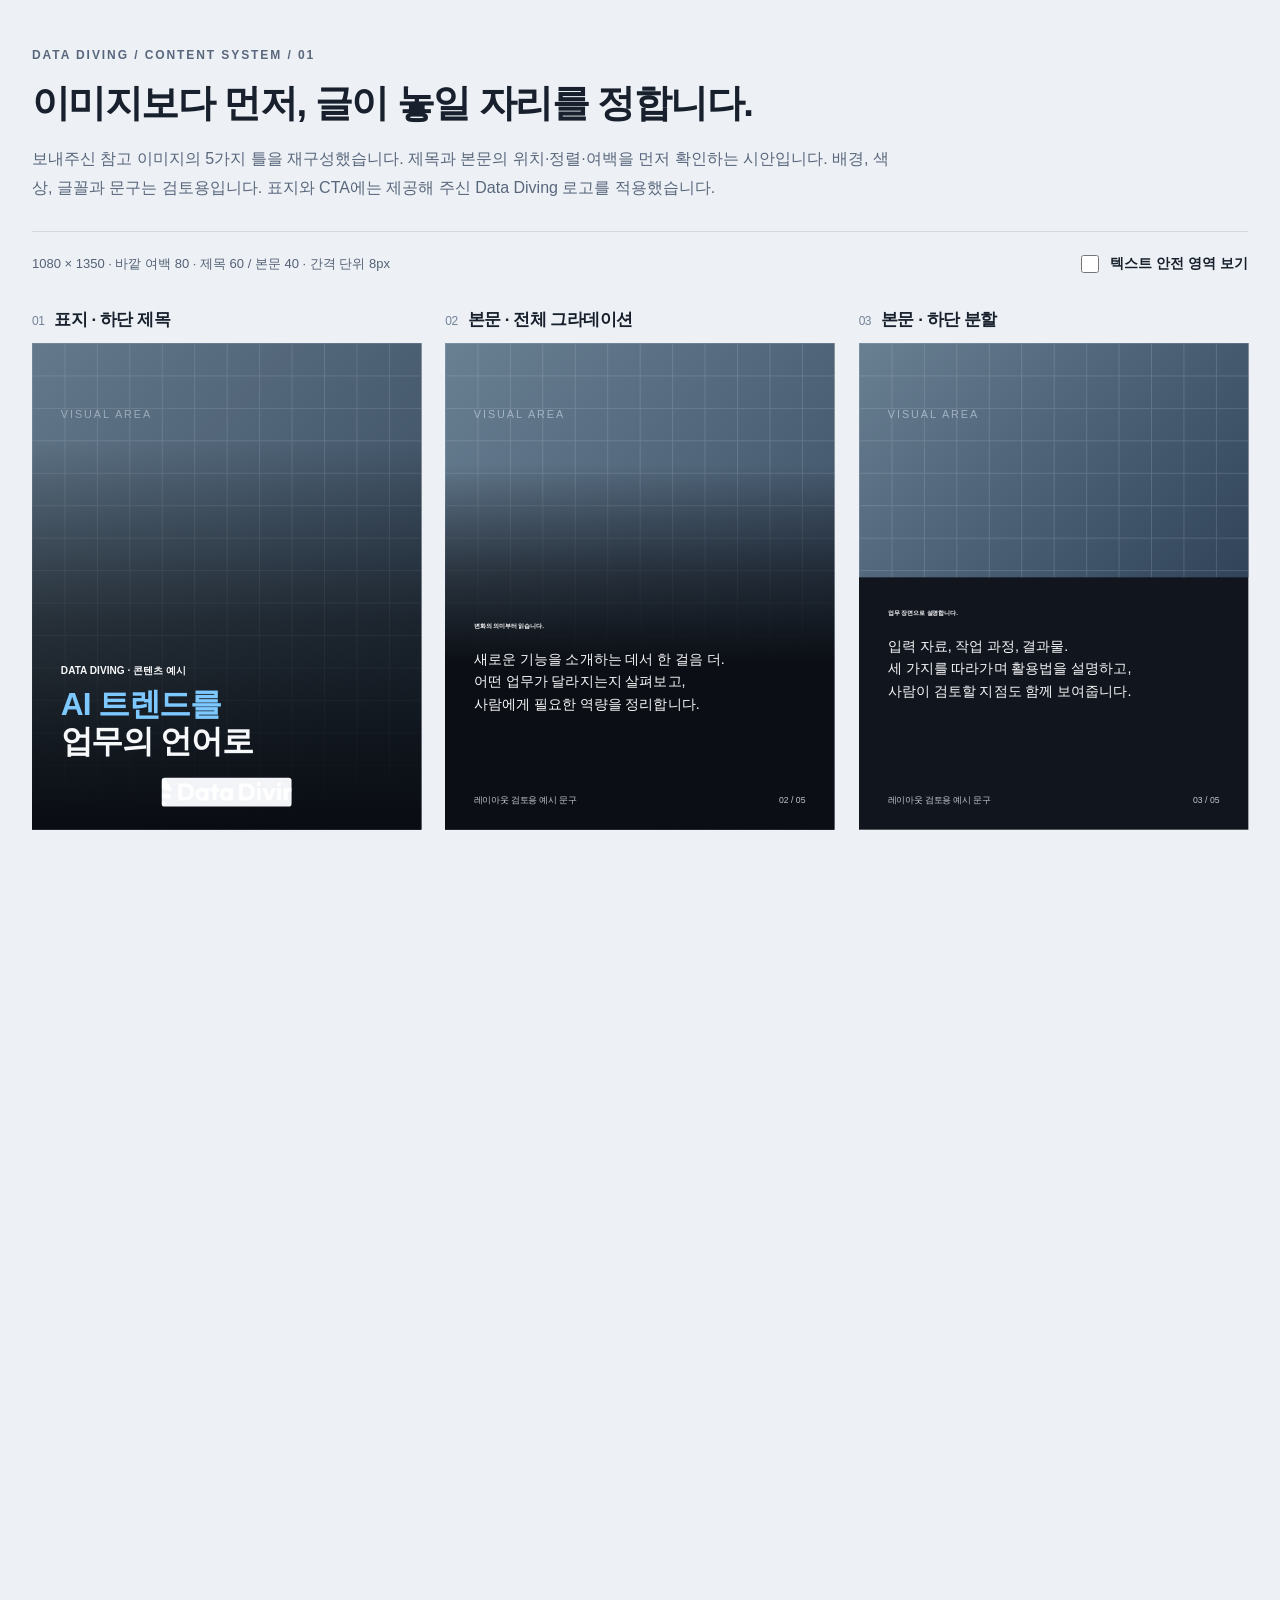
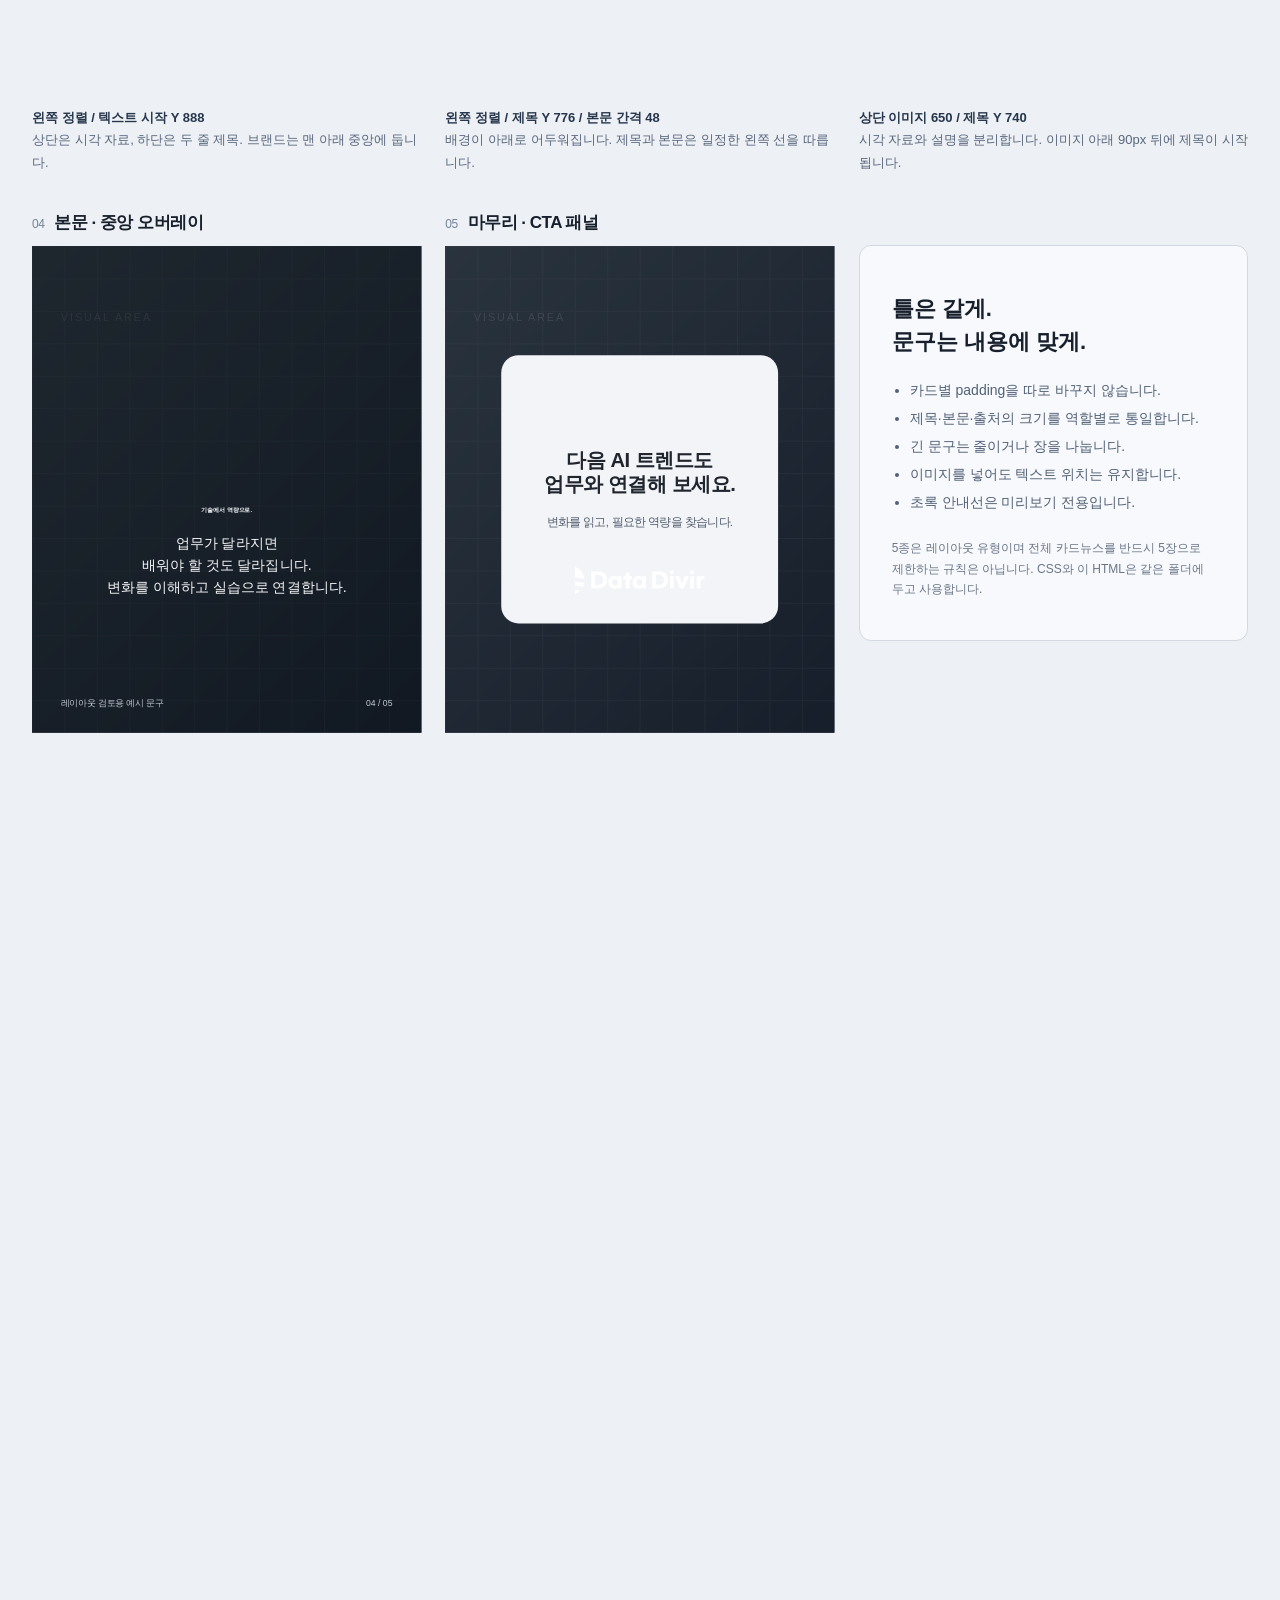
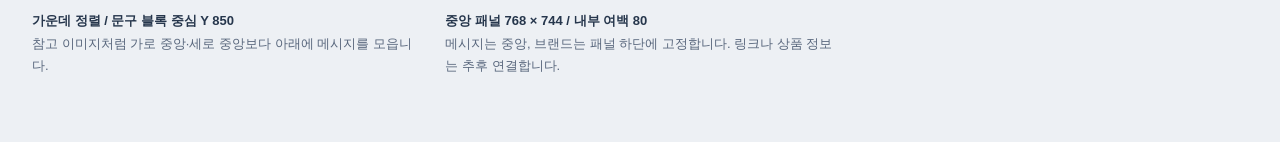
<file: style/layout-preview.html>
<!doctype html>
<html lang="ko">
<head>
  <meta charset="utf-8">
  <meta name="viewport" content="width=device-width, initial-scale=1">
  <title>휴마인 카드뉴스 · 텍스트 레이아웃 5종</title>
  <link rel="stylesheet" href="cardnews.css">
  <style>
    * { box-sizing: border-box; }
    body { margin: 0; background: #edf0f4; color: #17202c; font-family: "Apple SD Gothic Neo", "Malgun Gothic", sans-serif; }
    .page { max-width: 1560px; margin: auto; padding: 48px 32px 64px; }
    .eyebrow { margin: 0 0 16px; color: #59677d; font-size: 12px; letter-spacing: .16em; font-weight: 700; }
    h1 { font-size: clamp(24px,3vw,40px); letter-spacing: -.04em; margin: 0 0 16px; }
    .intro { max-width: 860px; font-size: 16px; line-height: 1.8; color: #59677d; margin: 0; }
    .toolbar { display: flex; flex-wrap: wrap; justify-content: space-between; align-items: center; gap: 16px; margin: 28px 0 32px; border-top: 1px solid #d3d9e2; padding-top: 20px; }
    .specs { font-size: 13px; color: #546176; }
    .toggle { display: flex; align-items: center; gap: 8px; font-size: 14px; font-weight: 650; cursor: pointer; }
    .toggle input { accent-color: #183a68; width: 18px; height: 18px; }
    .grid { display: grid; grid-template-columns: repeat(3,minmax(0,1fr)); gap: 36px 24px; }
    .tile { min-width: 0; }
    .tile h2 { font-size: 17px; margin: 0 0 12px; letter-spacing: -.03em; }
    .tile h2 b { font-size: 12px; margin-right: 10px; color: #738298; font-weight: 500; }
    .frame { width: 100%; aspect-ratio: 4/5; position: relative; }
    .frame .humine-card { transform: scale(var(--preview-scale, .3)); transform-origin: top left; }
    .note { margin: 14px 0 0; font-size: 13px; line-height: 1.75; color: #59677d; }
    .note strong { color: #26364c; font-weight: 600; }
    .card-media { background: #526477; }
    .wireframe { background: linear-gradient(135deg,#697f92,#304359); }
    .wireframe::before { content: ""; position: absolute; inset: 0; opacity: .16; background-image: linear-gradient(#d7e5f6 2px,transparent 2px),linear-gradient(90deg,#d7e5f6 2px,transparent 2px); background-size: 90px 90px; }
    .wireframe::after { content: "VISUAL AREA"; position: absolute; top: 180px; left: 80px; font-size: 30px; letter-spacing: .18em; color: #c0cfdf; opacity: .7; font-weight: 500; }
    .summary { padding: 28px 32px; border: 1px solid #d3d9e2; border-radius: 12px; background: #f7f9fc; align-self: start; margin-top: 34px; }
    .summary h2 { font-size: 22px; line-height: 1.5; }
    .summary ul { padding-left: 18px; font-size: 14px; line-height: 2; color: #526176; }
    .status { margin-top: 22px; font-size: 12px; line-height: 1.7; color: #6a7687; }
    @media(max-width: 1000px) { .grid { grid-template-columns: repeat(2,minmax(0,1fr)); } }
    @media(max-width: 620px) { .page { padding: 30px 20px; } .grid { grid-template-columns: 1fr; } .summary { margin-top: 0; } }
  </style>
</head>
<body>
<main class="page">
  <p class="eyebrow">DATA DIVING / CONTENT SYSTEM / 01</p>
  <h1>이미지보다 먼저, 글이 놓일 자리를 정합니다.</h1>
  <p class="intro">보내주신 참고 이미지의 5가지 틀을 재구성했습니다. 제목과 본문의 위치·정렬·여백을 먼저 확인하는 시안입니다. 배경, 색상, 글꼴과 문구는 검토용입니다. 표지와 CTA에는 제공해 주신 Data Diving 로고를 적용했습니다.</p>
  <div class="toolbar">
    <div class="specs">1080 × 1350 · 바깥 여백 80 · 제목 60 / 본문 40 · 간격 단위 8px</div>
    <label class="toggle"><input type="checkbox" id="guides">텍스트 안전 영역 보기</label>
  </div>
  <section class="grid" aria-label="카드뉴스 레이아웃 다섯 종류">
    <section class="tile">
      <h2><b>01</b>표지 · 하단 제목</h2>
      <div class="frame"><article class="humine-card card--cover" aria-label="표지 레이아웃">
        <div class="card-media wireframe"></div><div class="card-shade"></div>
        <header class="card-copy"><p class="card-kicker">DATA DIVING · 콘텐츠 예시</p><h1 class="card-title"><em>AI 트렌드를</em><br>업무의 언어로</h1></header>
        <footer class="card-footer"><div class="brand-logo"><img src="assets/datadiving-logo.png" alt="Data Diving"></div></footer>
        <div class="layout-guides"><span class="guide-label">LEFT 80 / RIGHT 80</span></div>
      </article></div>
      <p class="note"><strong>왼쪽 정렬 / 텍스트 시작 Y 888</strong><br>상단은 시각 자료, 하단은 두 줄 제목. 브랜드는 맨 아래 중앙에 둡니다.</p>
    </section>
    <section class="tile">
      <h2><b>02</b>본문 · 전체 그라데이션</h2>
      <div class="frame"><article class="humine-card card--gradient" aria-label="전체 그라데이션 레이아웃">
        <div class="card-media wireframe"></div><div class="card-shade"></div>
        <section class="card-copy"><h2 class="card-title">변화의 의미부터 읽습니다.</h2><p class="card-body">새로운 기능을 소개하는 데서 한 걸음 더.<br>어떤 업무가 달라지는지 살펴보고,<br>사람에게 필요한 역량을 정리합니다.</p></section>
        <footer class="card-footer"><span>레이아웃 검토용 예시 문구</span><span>02 / 05</span></footer>
        <div class="layout-guides"><span class="guide-label">LEFT 80 / RIGHT 80</span></div>
      </article></div>
      <p class="note"><strong>왼쪽 정렬 / 제목 Y 776 / 본문 간격 48</strong><br>배경이 아래로 어두워집니다. 제목과 본문은 일정한 왼쪽 선을 따릅니다.</p>
    </section>
    <section class="tile">
      <h2><b>03</b>본문 · 하단 분할</h2>
      <div class="frame"><article class="humine-card card--split" aria-label="하단 분할 레이아웃">
        <div class="card-media wireframe"></div><div class="card-shade"></div>
        <section class="card-copy"><h2 class="card-title">업무 장면으로 설명합니다.</h2><p class="card-body">입력 자료, 작업 과정, 결과물.<br>세 가지를 따라가며 활용법을 설명하고,<br>사람이 검토할 지점도 함께 보여줍니다.</p></section>
        <footer class="card-footer"><span>레이아웃 검토용 예시 문구</span><span>03 / 05</span></footer>
        <div class="layout-guides"><span class="guide-label">LEFT 80 / RIGHT 80</span></div>
      </article></div>
      <p class="note"><strong>상단 이미지 650 / 제목 Y 740</strong><br>시각 자료와 설명을 분리합니다. 이미지 아래 90px 뒤에 제목이 시작됩니다.</p>
    </section>
    <section class="tile">
      <h2><b>04</b>본문 · 중앙 오버레이</h2>
      <div class="frame"><article class="humine-card card--overlay" aria-label="중앙 오버레이 레이아웃">
        <div class="card-media wireframe"></div><div class="card-shade"></div>
        <section class="card-copy"><h2 class="card-title">기술에서 역량으로.</h2><p class="card-body">업무가 달라지면<br>배워야 할 것도 달라집니다.<br>변화를 이해하고 실습으로 연결합니다.</p></section>
        <footer class="card-footer"><span>레이아웃 검토용 예시 문구</span><span>04 / 05</span></footer>
        <div class="layout-guides"><span class="guide-label">CENTER X 540 / BLOCK CENTER Y 850</span></div>
      </article></div>
      <p class="note"><strong>가운데 정렬 / 문구 블록 중심 Y 850</strong><br>참고 이미지처럼 가로 중앙·세로 중앙보다 아래에 메시지를 모읍니다.</p>
    </section>
    <section class="tile">
      <h2><b>05</b>마무리 · CTA 패널</h2>
      <div class="frame"><article class="humine-card card--cta" aria-label="CTA 레이아웃">
        <div class="card-media wireframe"></div><div class="card-shade"></div>
        <section class="cta-panel"><h2 class="card-title">다음 AI 트렌드도<br>업무와 연결해 보세요.</h2><p class="card-body">변화를 읽고, 필요한 역량을 찾습니다.</p><div class="cta-brand brand-logo"><img src="assets/datadiving-logo.png" alt="Data Diving"></div></section>
        <div class="layout-guides"><span class="guide-label">PANEL 768 × 744 / CENTER</span></div>
      </article></div>
      <p class="note"><strong>중앙 패널 768 × 744 / 내부 여백 80</strong><br>메시지는 중앙, 브랜드는 패널 하단에 고정합니다. 링크나 상품 정보는 추후 연결합니다.</p>
    </section>
    <aside class="summary">
      <h2>틀은 같게.<br>문구는 내용에 맞게.</h2>
      <ul><li>카드별 padding을 따로 바꾸지 않습니다.</li><li>제목·본문·출처의 크기를 역할별로 통일합니다.</li><li>긴 문구는 줄이거나 장을 나눕니다.</li><li>이미지를 넣어도 텍스트 위치는 유지합니다.</li><li>초록 안내선은 미리보기 전용입니다.</li></ul>
      <p class="status">5종은 레이아웃 유형이며 전체 카드뉴스를 반드시 5장으로 제한하는 규칙은 아닙니다. CSS와 이 HTML은 같은 폴더에 두고 사용합니다.</p>
    </aside>
  </section>
</main>
<script>
  const frames = document.querySelectorAll('.frame');
  const resize = new ResizeObserver(entries => entries.forEach(({target,contentRect}) => target.style.setProperty('--preview-scale', contentRect.width / 1080)));
  frames.forEach(frame => resize.observe(frame));
  document.getElementById('guides').addEventListener('change', e => document.body.classList.toggle('show-guides', e.target.checked));
</script>
</body>
</html>
</file>
<file: style/cardnews.css>
/* Humine card layout v0.1 — reference-based working draft, not final brand rules. */
:root {
  --card-width: 1080px;
  --card-height: 1350px;
  --space-1: 8px;
  --space-2: 16px;
  --space-3: 24px;
  --space-4: 32px;
  --space-5: 48px;
  --space-6: 64px;
  --space-7: 80px;
  --space-8: 96px;
  --card-padding: var(--space-7);
  --copy-width: calc(var(--card-width) - var(--card-padding) * 2);
  --font-family: "Apple SD Gothic Neo", "Malgun Gothic", "Noto Sans KR", sans-serif;
  --title-size: 60px;
  --cover-title-size: 88px;
  --body-size: 40px;
  --cta-title-size: 56px;
  --cta-body-size: 32px;
  --cover-title-line-height: 1.16;
  --label-size: 28px;
  --source-size: 24px;
  --title-line-height: 1.22;
  --body-line-height: 1.55;
  --text-color: #f7f8fa;
  --muted-color: #c2c8d1;
  --surface-color: #11151d;
  --accent-color: #7dc9ff;
  --radius-card: 48px;
  --cover-copy-top: 888px;
  --gradient-copy-top: 776px;
  --split-media-height: 650px;
  --split-copy-top: 740px;
  --overlay-copy-center: 850px;
  --cta-panel-width: 768px;
  --cta-panel-height: 744px;
  --brand-logo-width: 360px;
  --brand-logo-height: 80px;
  --footer-bottom: 64px;
  --content-bottom: 1160px;
}

.humine-card, .humine-card *, .humine-card *::before, .humine-card *::after {
  box-sizing: border-box;
}
.humine-card {
  position: relative;
  isolation: isolate;
  width: var(--card-width);
  height: var(--card-height);
  flex: none;
  background: var(--surface-color);
  color: var(--text-color);
  font-family: var(--font-family);
  -webkit-font-smoothing: antialiased;
}
.humine-card :where(h1,h2,p,figure) { margin: 0; }
.humine-card img { display: block; width: 100%; height: 100%; object-fit: cover; }
.card-media { position: absolute; inset: 0; z-index: -2; }
.card-shade { position: absolute; inset: 0; z-index: -1; }
.card-copy { position: absolute; left: var(--card-padding); width: var(--copy-width); }
.card-kicker { margin-bottom: var(--space-3) !important; font-size: var(--label-size); line-height: 1.4; font-weight: 600; }
.card-title { font-size: var(--title-size); line-height: var(--title-line-height); font-weight: 800; letter-spacing: -.035em; word-break: keep-all; overflow-wrap: break-word; }
.card-title em { color: var(--accent-color); font-style: normal; }
.card-body { margin-top: var(--space-5) !important; font-size: var(--body-size); line-height: var(--body-line-height); font-weight: 500; letter-spacing: -.025em; word-break: keep-all; overflow-wrap: break-word; }
.card-footer { position: absolute; left: var(--card-padding); right: var(--card-padding); bottom: var(--footer-bottom); display: flex; justify-content: space-between; align-items: end; gap: var(--space-4); font-size: var(--source-size); line-height: 1.4; color: var(--muted-color); }
.card-footer span:first-child { max-width: 780px; }
.card-brand { font-weight: 800; letter-spacing: .12em; }

.card--cover .card-shade { background: linear-gradient(180deg,rgba(0,0,0,.05) 20%,rgba(0,0,0,.55) 57%,#090c12 100%); }
.card--cover .card-copy { top: var(--cover-copy-top); }
.card--cover .card-title { font-size: var(--cover-title-size); line-height: var(--cover-title-line-height); }
.card--cover .card-footer { justify-content: center; }

.card--gradient .card-shade { background: linear-gradient(180deg,transparent 25%,rgba(11,14,20,.6) 47%,#0b0e14 66%); }
.card--gradient .card-copy { top: var(--gradient-copy-top); }

.card--split .card-media { height: var(--split-media-height); bottom: auto; }
.card--split .card-copy { top: var(--split-copy-top); }
.card--split .card-shade { display: none; }

.card--overlay .card-shade { background: rgba(9,12,18,.77); }
.card--overlay .card-copy { top: var(--overlay-copy-center); transform: translateY(-50%); text-align: center; }
.card--overlay .card-body { max-width: 840px; margin-left: auto; margin-right: auto; }

.card--cta .card-shade { background: rgba(9,12,18,.65); }
.cta-panel { position: absolute; width: var(--cta-panel-width); height: var(--cta-panel-height); left: 50%; top: 50%; transform: translate(-50%,-50%); border-radius: var(--radius-card); padding: var(--space-7); background: #f2f4f7; color: #20252e; text-align: center; display: flex; flex-direction: column; align-items: center; justify-content: center; }
.cta-panel .card-title { font-size: var(--cta-title-size); }
.cta-panel .card-body { font-size: var(--cta-body-size); color: #535e70; margin-top: var(--space-4) !important; }
.cta-brand { position: absolute; bottom: var(--space-7); font-size: var(--cta-body-size); }

/* Layout guides only; never included in export unless explicitly enabled. */
.layout-guides { display: none; position: absolute; inset: 0; z-index: 10; pointer-events: none; }
.show-guides .layout-guides { display: block; }
.layout-guides::before { content: ""; position: absolute; top: var(--space-7); left: var(--card-padding); right: var(--card-padding); height: calc(var(--content-bottom) - var(--space-7)); border: 2px dashed #77e4b0; }
.layout-guides::after { content: ""; position: absolute; top: var(--content-bottom); left: 0; right: 0; border-top: 2px dashed #77e4b0; }
.guide-label { position: absolute; top: var(--space-4); left: var(--card-padding); font-size: 24px; font-weight: 600; color: #9dffcf; background: #12291f; padding: 8px 16px; }

@media print {
  .layout-guides { display: none !important; }
}

/* Supplied transparent logo: crop only transparent canvas in the viewport. */
.brand-logo { display: block; width: var(--brand-logo-width); height: var(--brand-logo-height); flex: none; overflow: hidden; background: transparent; border-radius: 0; }
.humine-card .brand-logo img { width: 100%; height: 100%; object-fit: cover; object-position: center; }

/* Keep the supplied black wordmark readable on the dark cover. CTA uses its panel background. */
.card--cover .brand-logo { background: #f2f4f7; border-radius: var(--space-1); }
</file>
